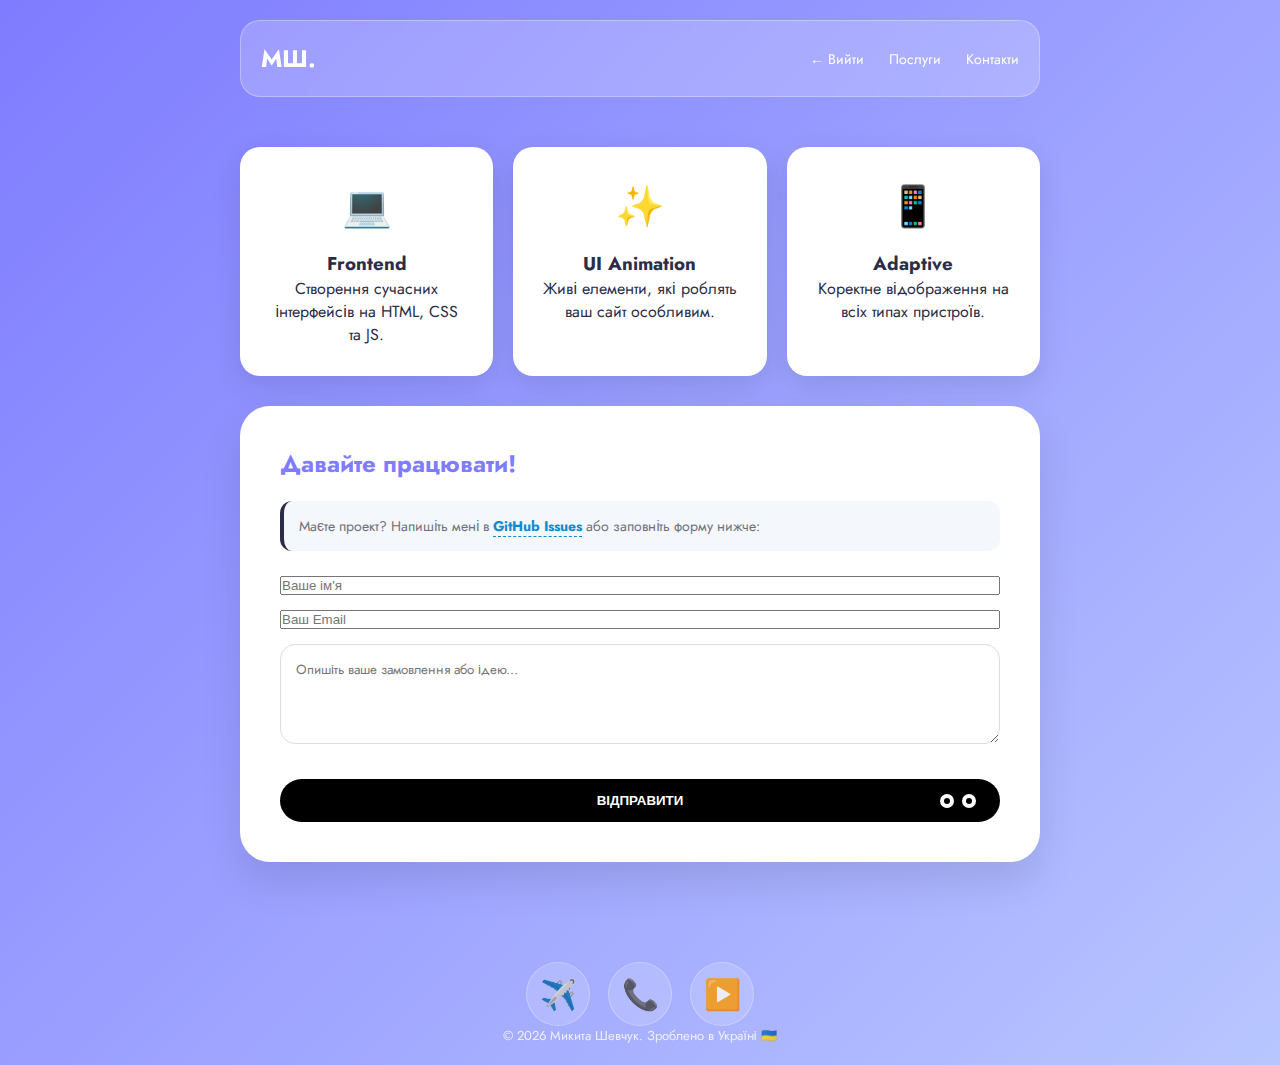
<file: second.html>
<!DOCTYPE html>
<html lang="uk">
<head>
    <meta charset="UTF-8">
    <meta name="viewport" content="width=device-width, initial-scale=1.0">
    <title>Співпраця - Микита Шевчук</title>
    <link href="https://fonts.googleapis.com/css2?family=Jost:wght@400;500;700&display=swap" rel="stylesheet">
    <link rel="stylesheet" href="style.css"> <style>
        /* Додаткові стилі спеціально для другої сторінки */
        .glass-header {
            width: 100%;
            max-width: 800px;
            padding: 20px;
            display: flex;
            justify-content: space-between;
            align-items: center;
            background: rgba(255, 255, 255, 0.2);
            backdrop-filter: blur(10px);
            border-radius: 20px;
            border: 1px solid rgba(255, 255, 255, 0.3);
            margin-bottom: 20px;
        }

        .logo { font-weight: 700; font-size: 24px; color: #fff; }

        .nav-links a {
            text-decoration: none;
            color: #fff;
            margin-left: 20px;
            font-size: 14px;
            transition: 0.3s;
        }

        .nav-links a:hover { opacity: 0.7; }

        .content-wrapper {
            max-width: 800px;
            width: 100%;
            display: grid;
            gap: 30px;
        }

        .services-grid {
            display: grid;
            grid-template-columns: repeat(auto-fit, minmax(240px, 1fr));
            gap: 20px;
        }

        .service-card {
            background: white;
            padding: 30px;
            border-radius: 20px;
            text-align: center;
            transition: transform 0.3s ease;
            box-shadow: 0 10px 30px rgba(0,0,0,0.1);
        }

        .service-card:hover { transform: translateY(-10px); }

        .service-card .icon { font-size: 40px; margin-bottom: 15px; }

        .contact-section {
            background: white;
            padding: 40px;
            border-radius: 30px;
            box-shadow: 0 20px 40px rgba(0,0,0,0.1);
        }

        .contact-section h2 { margin-bottom: 20px; color: var(--primary-color); }

        .contact-form {
            display: grid;
            gap: 15px;
        }

        .contact-form textarea {
            width: 100%;
            padding: 15px;
            border-radius: 15px;
            border: 1px solid #ddd;
            font-family: inherit;
            min-height: 100px;
        }

        footer {
            margin-top: 50px;
            color: white;
            font-size: 13px;
            text-align: center;
            opacity: 0.8;
        }
        .github-shortcut {
    margin-bottom: 25px;
    padding: 15px;
    background: #f4f7fb;
    border-radius: 12px;
    border-left: 4px solid #2b2c48;
}

.github-shortcut p {
    font-size: 14px;
    color: #6f6f7b;
}

.github-link {
    color: #1089d3;
    font-weight: 700;
    text-decoration: none;
    border-bottom: 1px dashed #1089d3;
    transition: 0.3s;
}

.github-link:hover {
    color: #7f7cff;
    border-bottom-style: solid;
}
.social-links {
    margin-top: 20px;
    display: flex;
    justify-content: center;
    gap: 18px;
}

.social {
    width: 64px;
    height: 64px;
    border-radius: 50%;
    display: flex;
    align-items: center;
    justify-content: center;
    font-size: 30px;
    text-decoration: none;
    background: rgba(255,255,255,0.2);
    backdrop-filter: blur(8px);
    border: 1px solid rgba(255,255,255,0.35);
    transition: 0.35s ease;
}

.social:hover {
    transform: translateY(-5px) scale(1.08);
}

/* Індивідуальні кольори */
.social.telegram:hover {
    background: #229ED9;
    color: #fff;
}

.social.viber:hover {
    background: #7360F2;
    color: #fff;
}

.social.youtube:hover {
    background: #FF0000;
    color: #fff;
}

    </style>
</head>
<body style="flex-direction: column; align-items: center; padding: 20px;">

    <header class="glass-header">
        <div class="logo">МШ.</div>
        <nav class="nav-links">
            <a href="index.html">← Вийти</a>
            <a href="#services">Послуги</a>
            <a href="#contact">Контакти</a>
        </nav>
    </header>

    <main class="content-wrapper">
        
        <section id="services" class="services-grid">
            <div class="service-card">
                <div class="icon">💻</div>
                <h3>Frontend</h3>
                <p>Створення сучасних інтерфейсів на HTML, CSS та JS.</p>
            </div>
            <div class="service-card">
                <div class="icon">✨</div>
                <h3>UI Animation</h3>
                <p>Живі елементи, які роблять ваш сайт особливим.</p>
            </div>
            <div class="service-card">
                <div class="icon">📱</div>
                <h3>Adaptive</h3>
                <p>Коректне відображення на всіх типах пристроїв.</p>
            </div>
        </section>

<section id="contact" class="contact-section">
    <h2>Давайте працювати!</h2>
    
    <div class="github-shortcut">
        <p>Маєте проект? Напишіть мені в <a href="https://github.com/samurai-nikit" target="_blank" class="github-link">GitHub Issues</a> або заповніть форму нижче:</p>
    </div>

    <form class="contact-form">
        <input class="input" type="text" placeholder="Ваше ім'я" required>
        <input class="input" type="email" placeholder="Ваш Email" required>
        <textarea placeholder="Опишіть ваше замовлення або ідею..."></textarea>
        
        <button type="button" class="creepy-btn" id="creepy-main-btn" style="width: 100%;">
            <span class="creepy-btn__eyes">
                <span class="creepy-btn__eye"><span class="creepy-btn__pupil"></span></span>
                <span class="creepy-btn__eye"><span class="creepy-btn__pupil"></span></span>
            </span>
            <span class="creepy-btn__cover">ВІДПРАВИТИ</span>
        </button>
    </form>
</section>

    </main>

    <footer>
        <div class="social-links">
    <a href="https://t.me" target="_blank" aria-label="Telegram" class="social telegram">✈️</a>
    <a href="viber://" aria-label="Viber" class="social viber">📞</a>
    <a href="https://www.youtube.com" target="_blank" aria-label="YouTube" class="social youtube">▶️</a>
</div>

        <p>&copy; 2026 Микита Шевчук. Зроблено в Україні 🇺🇦</p>
    </footer>

    <script src="script.js"></script>
</body>

</html>
</file>
<file: style.css>
/* Додай це на початок файлу */
.page-wrapper {
    display: flex;
    flex-direction: column;
    align-items: center;
    justify-content: center;
    gap: 30px;
    width: 100%;
    min-height: 100vh;
    transition: opacity 0.5s ease, transform 0.5s ease;
}

.hidden {
    display: none !important;
    opacity: 0;
    transform: scale(0.95);
}

/* Решта твого CSS для .container, .card та .privacy-container залишається такою ж */
/* =========================================
   1. ЗАГАЛЬНІ НАЛАШТУВАННЯ
========================================= */
*, *::before, *::after {
    box-sizing: border-box;
    margin: 0;
    padding: 0;
}

:root {
    --primary-color: #7f7cff;
    --bg-gradient-1: #7f7cff;
    --bg-gradient-2: #b8c6ff;
    --text-main: #2b2c48;
    --text-muted: #6f6f7b;
    --white: #ffffff;
    --black: #000000;
    --card-radius: 14px;
    --blue-accent: #1089d3;
}

body {
    min-height: 100vh;
    font-family: "Jost", sans-serif;
    background: linear-gradient(135deg, var(--bg-gradient-1), var(--bg-gradient-2));
    display: flex;
    flex-wrap: wrap;
    align-items: center;
    justify-content: center;
    gap: 30px;
    padding: 40px;
    color: var(--text-main);
}

/* =========================================
   2. ФОРМА ВХОДУ (SIGN IN)
========================================= */
.container {
    max-width: 350px;
    background: linear-gradient(0deg, #fff 0%, #f4f7fb 100%);
    border-radius: 40px;
    padding: 25px 35px;
    border: 5px solid #fff;
    box-shadow: rgba(133, 189, 215, 0.88) 0px 30px 30px -20px;
}

.heading {
    text-align: center;
    font-weight: 900;
    font-size: 30px;
    color: var(--blue-accent);
}

.form {
    margin-top: 20px;
}

.form .input {
    width: 100%;
    background: white;
    border: none;
    padding: 15px 20px;
    border-radius: 20px;
    margin-top: 15px;
    box-shadow: #cff0ff 0px 10px 10px -5px;
    border-inline: 2px solid transparent;
    outline: none;
}

.form .input:focus {
    border-inline: 2px solid #12B1D1;
}

.form .forgot-password {
    display: block;
    margin-top: 10px;
    margin-left: 10px;
}

.form .forgot-password a {
    font-size: 11px;
    color: #0099ff;
    text-decoration: none;
}

.form .login-button {
    display: block;
    width: 100%;
    font-weight: bold;
    background: linear-gradient(45deg, #1089d3 0%, #12b1d1 100%);
    color: white;
    padding: 15px;
    margin: 20px auto;
    border-radius: 20px;
    box-shadow: rgba(133, 189, 215, 0.88) 0px 20px 10px -15px;
    border: none;
    cursor: pointer;
    transition: all 0.2s ease-in-out;
}

.form .login-button:hover {
    transform: scale(1.03);
}

.social-account-container {
    margin-top: 25px;
    text-align: center;
}

.social-account-container .title {
    display: block;
    font-size: 10px;
    color: #aaa;
    margin-bottom: 10px;
}

.social-accounts {
    display: flex;
    justify-content: center;
    gap: 15px;
}

.social-button {
    background: linear-gradient(45deg, #000 0%, #707070 100%);
    border: 5px solid white;
    padding: 5px;
    border-radius: 50%;
    width: 40px;
    height: 40px;
    display: grid;
    place-content: center;
    box-shadow: rgba(133, 189, 215, 0.88) 0px 12px 10px -8px;
    cursor: pointer;
    transition: 0.2s;
}

.social-button svg {
    fill: white;
    width: 15px;
}

.social-button:hover {
    transform: scale(1.2);
}

.agreement {
    display: block;
    text-align: center;
    margin-top: 15px;
}

.agreement a {
    text-decoration: none;
    color: #0099ff;
    font-size: 9px;
}

/* =========================================
   3. ВІЗИТКА (PROFILE CARD)
========================================= */
.card {
    width: 340px;
    background: var(--white);
    border-radius: var(--card-radius);
    overflow: hidden;
    box-shadow: 0 25px 50px rgba(0,0,0,0.25);
    position: relative;
}

.card-header {
    position: relative;
    height: 200px;
    text-align: center;
}

.card-cover {
    position: absolute;
    inset: 0;
    background-image: url('https://images.unsplash.com/photo-1579546929518-9e396f3cc809?auto=format&fit=crop&w=600&q=80');
    background-size: cover;
    background-position: center;
    filter: blur(2px) brightness(0.9);
    clip-path: polygon(0 0, 100% 0, 100% 85%, 0 100%);
    height: 100%;
}

.card-avatar {
    width: 100px;
    height: 100px;
    border-radius: 50%;
    object-fit: cover;
    position: absolute;
    bottom: 60px;
    left: 50%;
    transform: translateX(-50%);
    border: 4px solid var(--white);
    box-shadow: 0 5px 15px rgba(0,0,0,0.15);
    z-index: 2;
}

.card-fullname {
    position: absolute;
    bottom: 30px;
    left: 0;
    right: 0;
    font-size: 22px;
    font-weight: 700;
    z-index: 2;
}

.card-jobtitle {
    position: absolute;
    bottom: 10px;
    left: 0;
    right: 0;
    font-size: 13px;
    opacity: 0.7;
    text-transform: uppercase;
}

.card-main {
    padding: 20px 24px 10px;
    min-height: 220px;
    display: flex;
    flex-direction: column;
}

.card-section {
    display: none;
}

.card-section.is-active {
    display: block;
    animation: fadeIn 0.4s ease forwards;
}

.card-section h3 {
    font-size: 12px;
    color: var(--primary-color);
    margin-bottom: 12px;
}

.card-section p, .card-section li {
    font-size: 15px;
    color: var(--text-muted);
    line-height: 1.6;
}

.card-buttons {
    display: flex;
    margin-top: auto;
    border-top: 1px solid #f0f0f0;
    padding-top: 10px;
}

.card-buttons button {
    flex: 1;
    padding: 12px;
    border: none;
    background: none;
    cursor: pointer;
    font-size: 12px;
    font-weight: 600;
    color: var(--text-muted);
}

.card-buttons button.is-active {
    color: var(--primary-color);
}

/* Ефект Очей */
.creepy-btn {
    margin-top: 20px;
    padding: 14px 20px;
    width: 100%;
    background: var(--black);
    color: var(--white);
    border-radius: 30px;
    cursor: pointer;
    position: relative;
    overflow: hidden;
    border: none;
    display: flex;
    align-items: center;
    justify-content: center;
    font-weight: 600;
}

.creepy-btn__eyes {
    position: absolute;
    right: 24px;
    display: flex;
    gap: 8px;
}

.creepy-btn__eye {
    width: 14px;
    height: 14px;
    background: white;
    border-radius: 50%;
    position: relative;
    animation: blink 2s infinite;
}

.creepy-btn__pupil {
    width: 6px;
    height: 6px;
    background: black;
    border-radius: 50%;
    position: absolute;
    top: 4px;
    left: 4px;
}

/* =========================================
   4. PRIVACY CARD (БЕЗ TAILWIND)
========================================= */
.privacy-container {
    max-width: 300px;
    background: white;
    border-radius: 1rem;
    padding: 35px 24px 24px;
    position: relative;
    box-shadow: 0 10px 20px rgba(0,0,0,0.1);
    margin-top: 20px;
}

.privacy-svg-wrapper {
    position: absolute;
    top: -25px;
    left: 50%;
    transform: translateX(-50%);
}

.privacy-title {
    font-size: 14px;
    font-weight: 600;
    margin-bottom: 10px;
    color: #3f3f46;
    text-align: left;
}

.privacy-text {
    font-size: 13px;
    color: #71717a;
    text-align: justify;
    line-height: 1.5;
    margin-bottom: 20px;
}

.privacy-text a {
    color: #634647;
    font-weight: 600;
    text-decoration: underline;
    cursor: pointer;
}

.btn-options {
    background: none;
    border: none;
    color: #52525b;
    font-weight: 600;
    font-size: 13px;
    cursor: pointer;
    transition: color 0.2s;
}

.btn-options:hover {
    color: #634647;
}

.btn-accept {
    float: right;
    background: #ddad81;
    color: #634647;
    border: none;
    padding: 8px 24px;
    border-radius: 8px;
    font-weight: 600;
    font-size: 13px;
    cursor: pointer;
    transition: 0.3s;
}

.btn-accept:hover {
    background: #634647;
    color: #ddad81;
}

/* =========================================
   5. АНІМАЦІЇ
========================================= */
@keyframes fadeIn {
    from { opacity: 0; transform: translateY(10px); }
    to { opacity: 1; transform: none; }
}

@keyframes blink {
    0%, 90%, 100% { height: 14px; }
    95% { height: 2px; }
}
</file>
